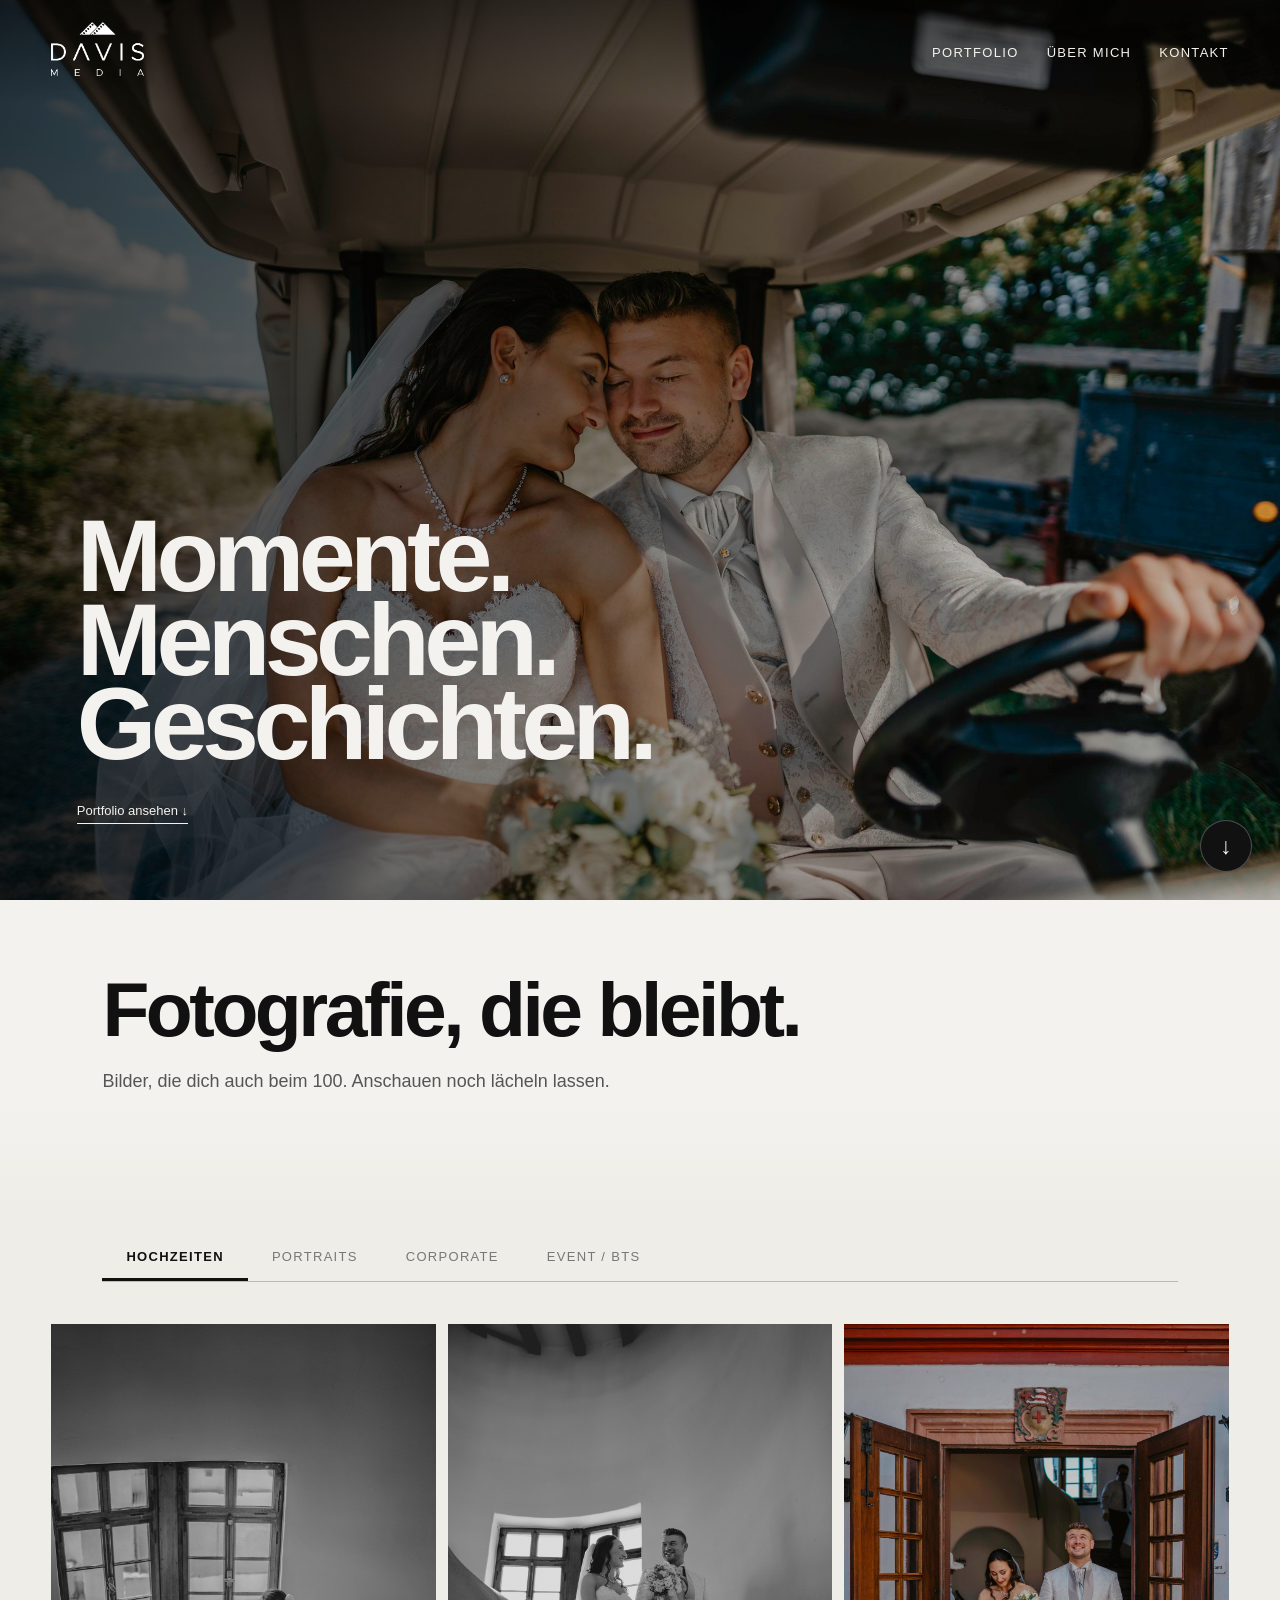
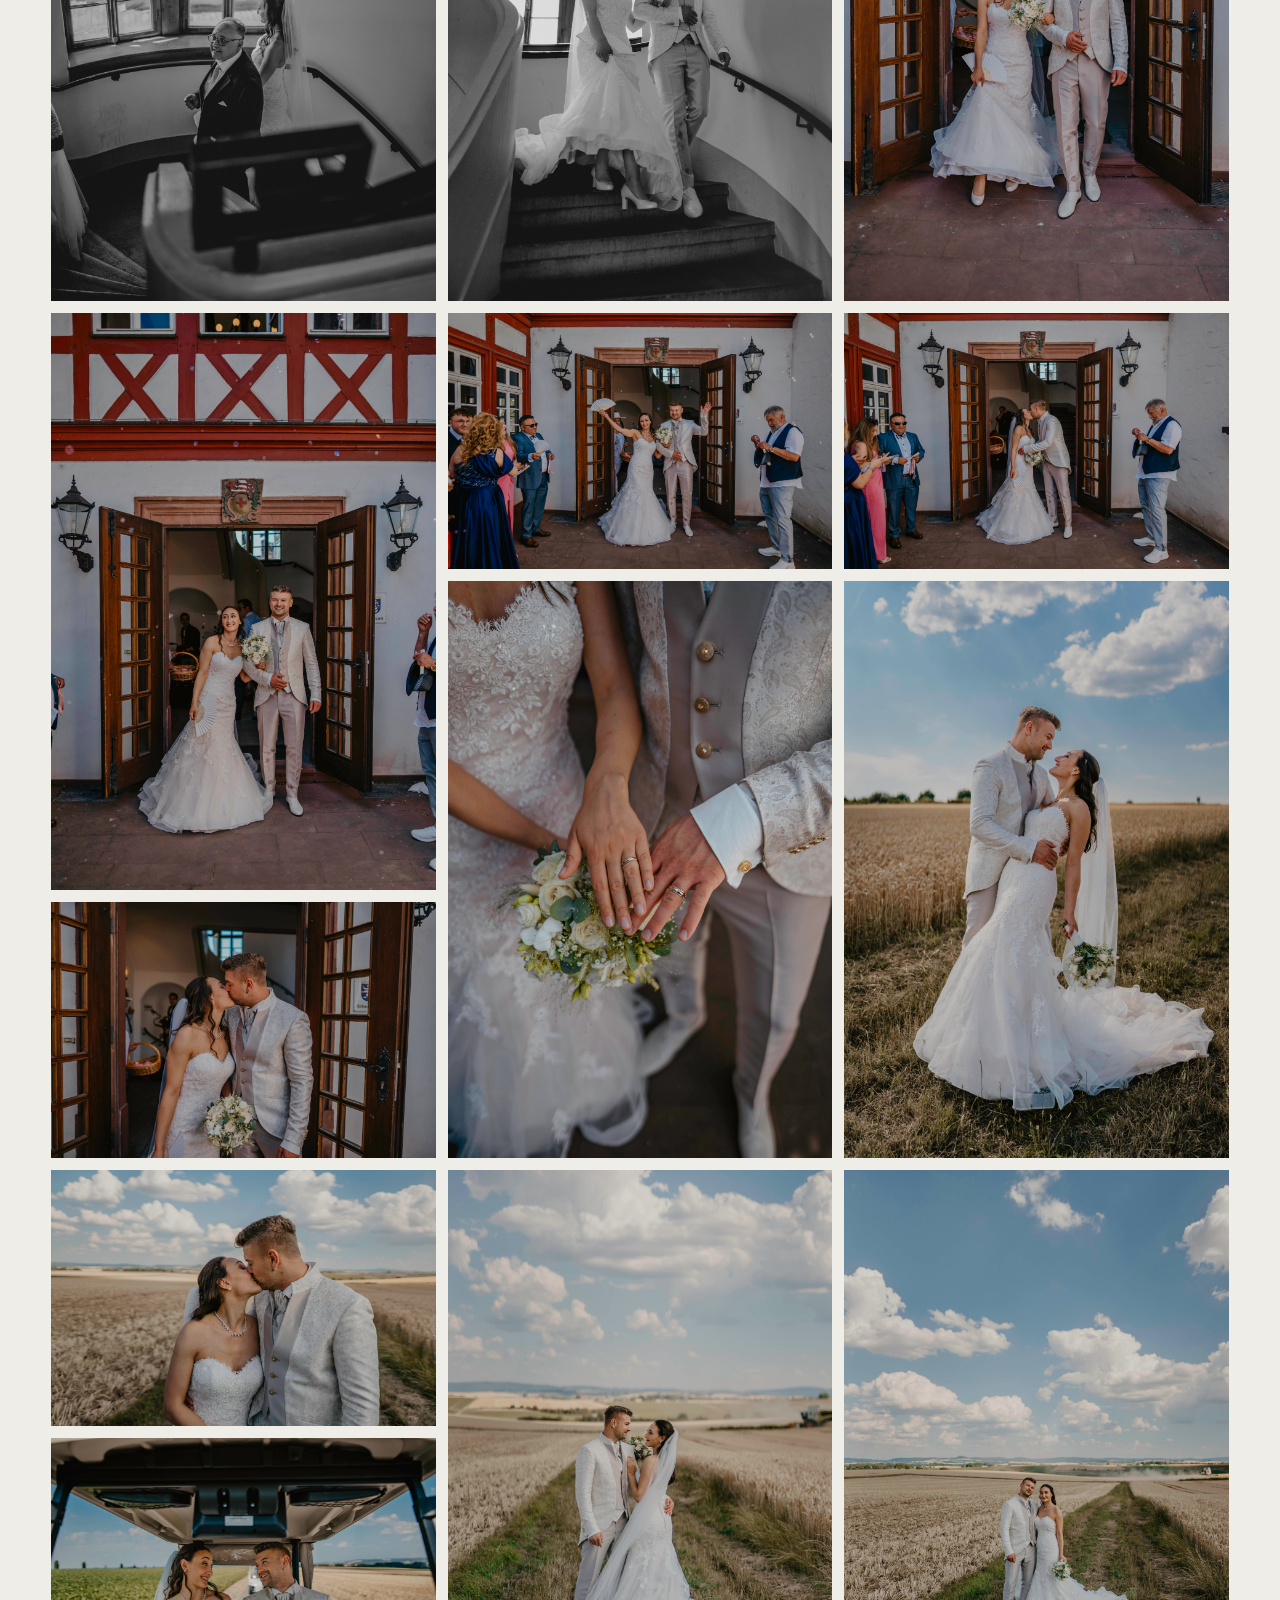
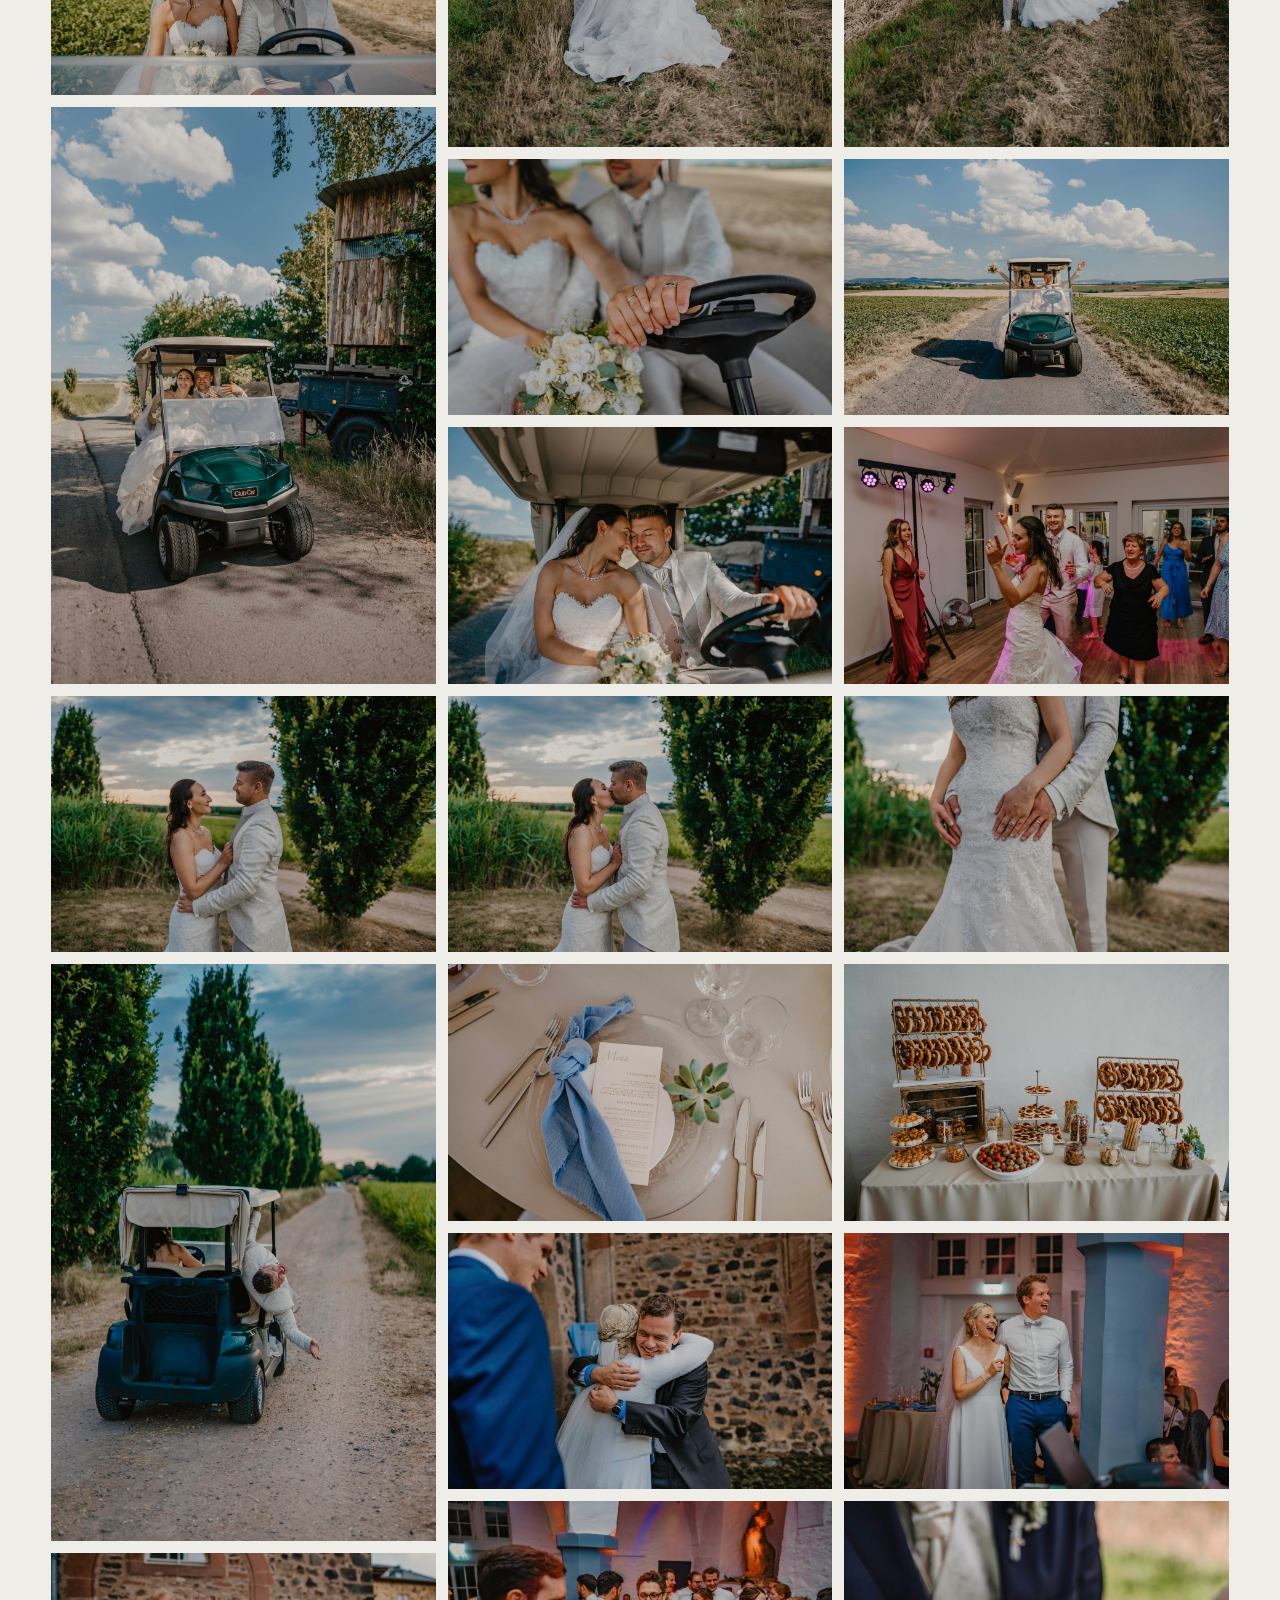
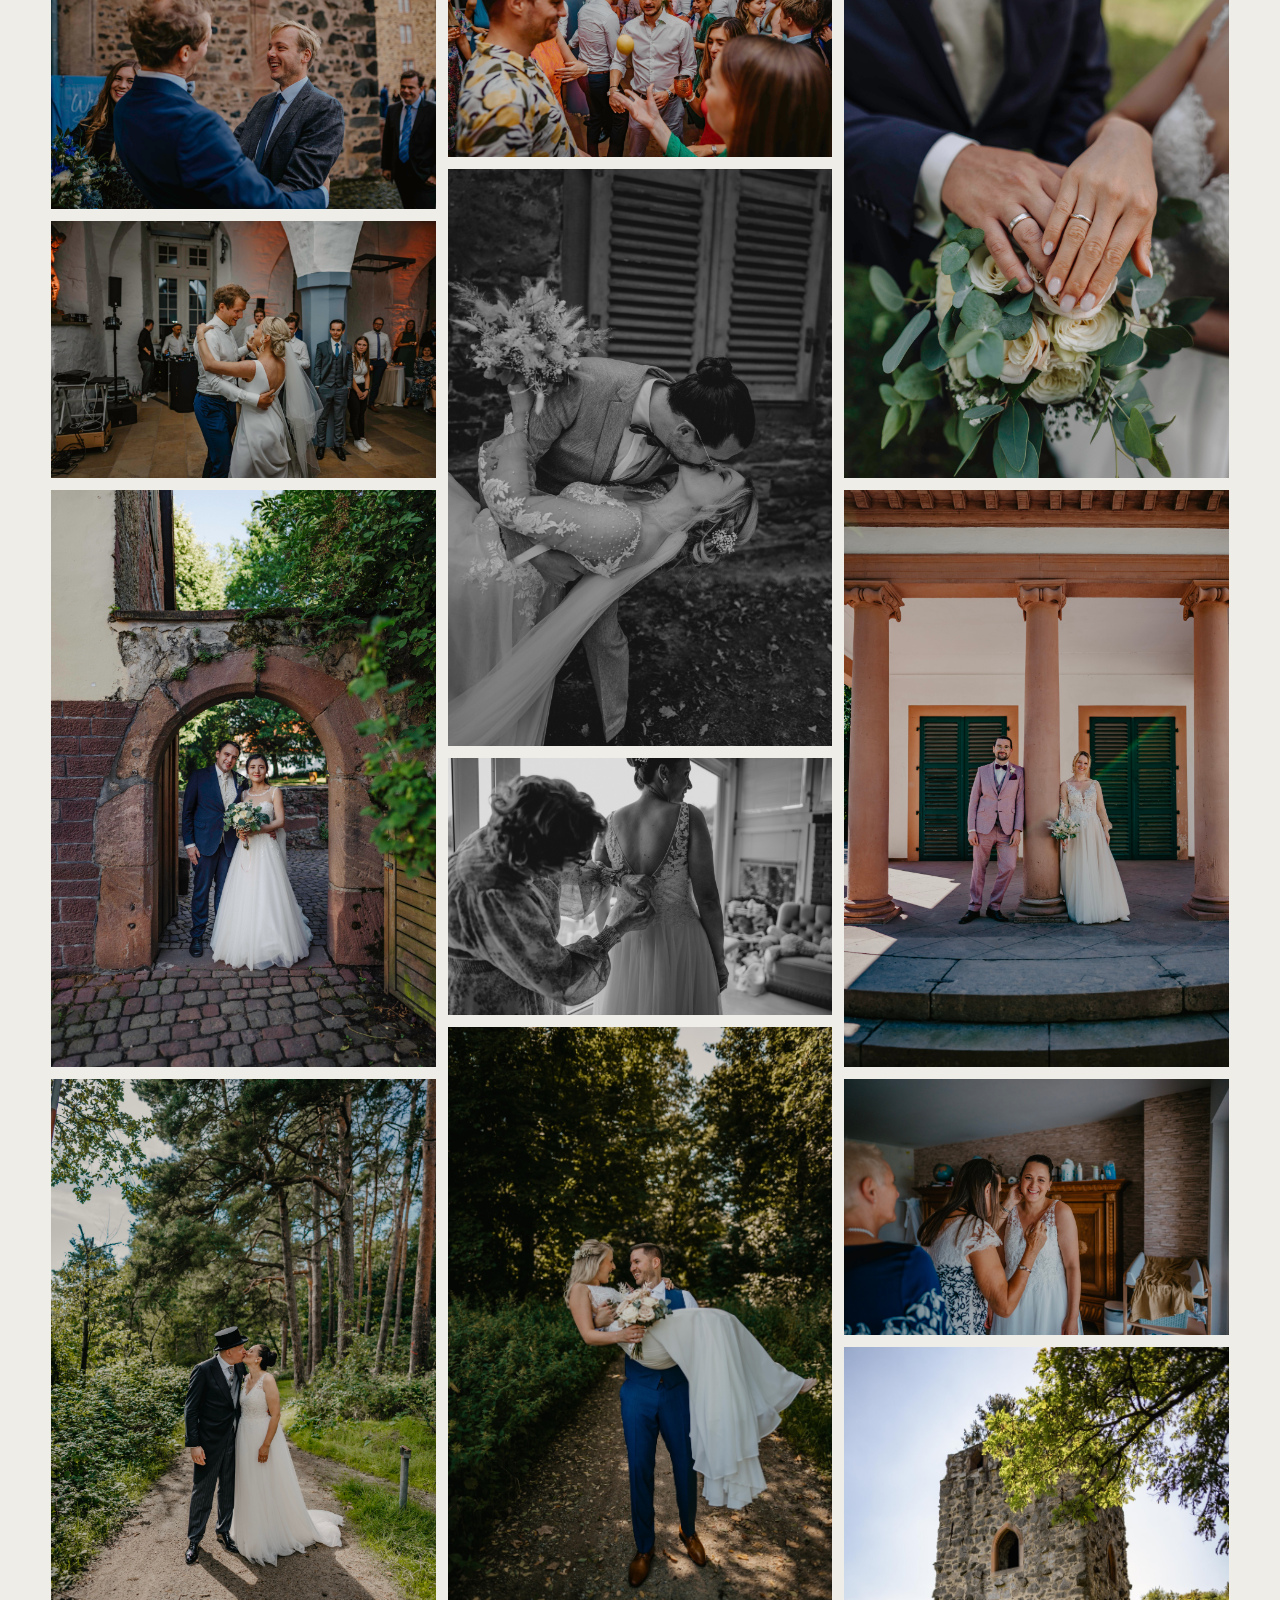
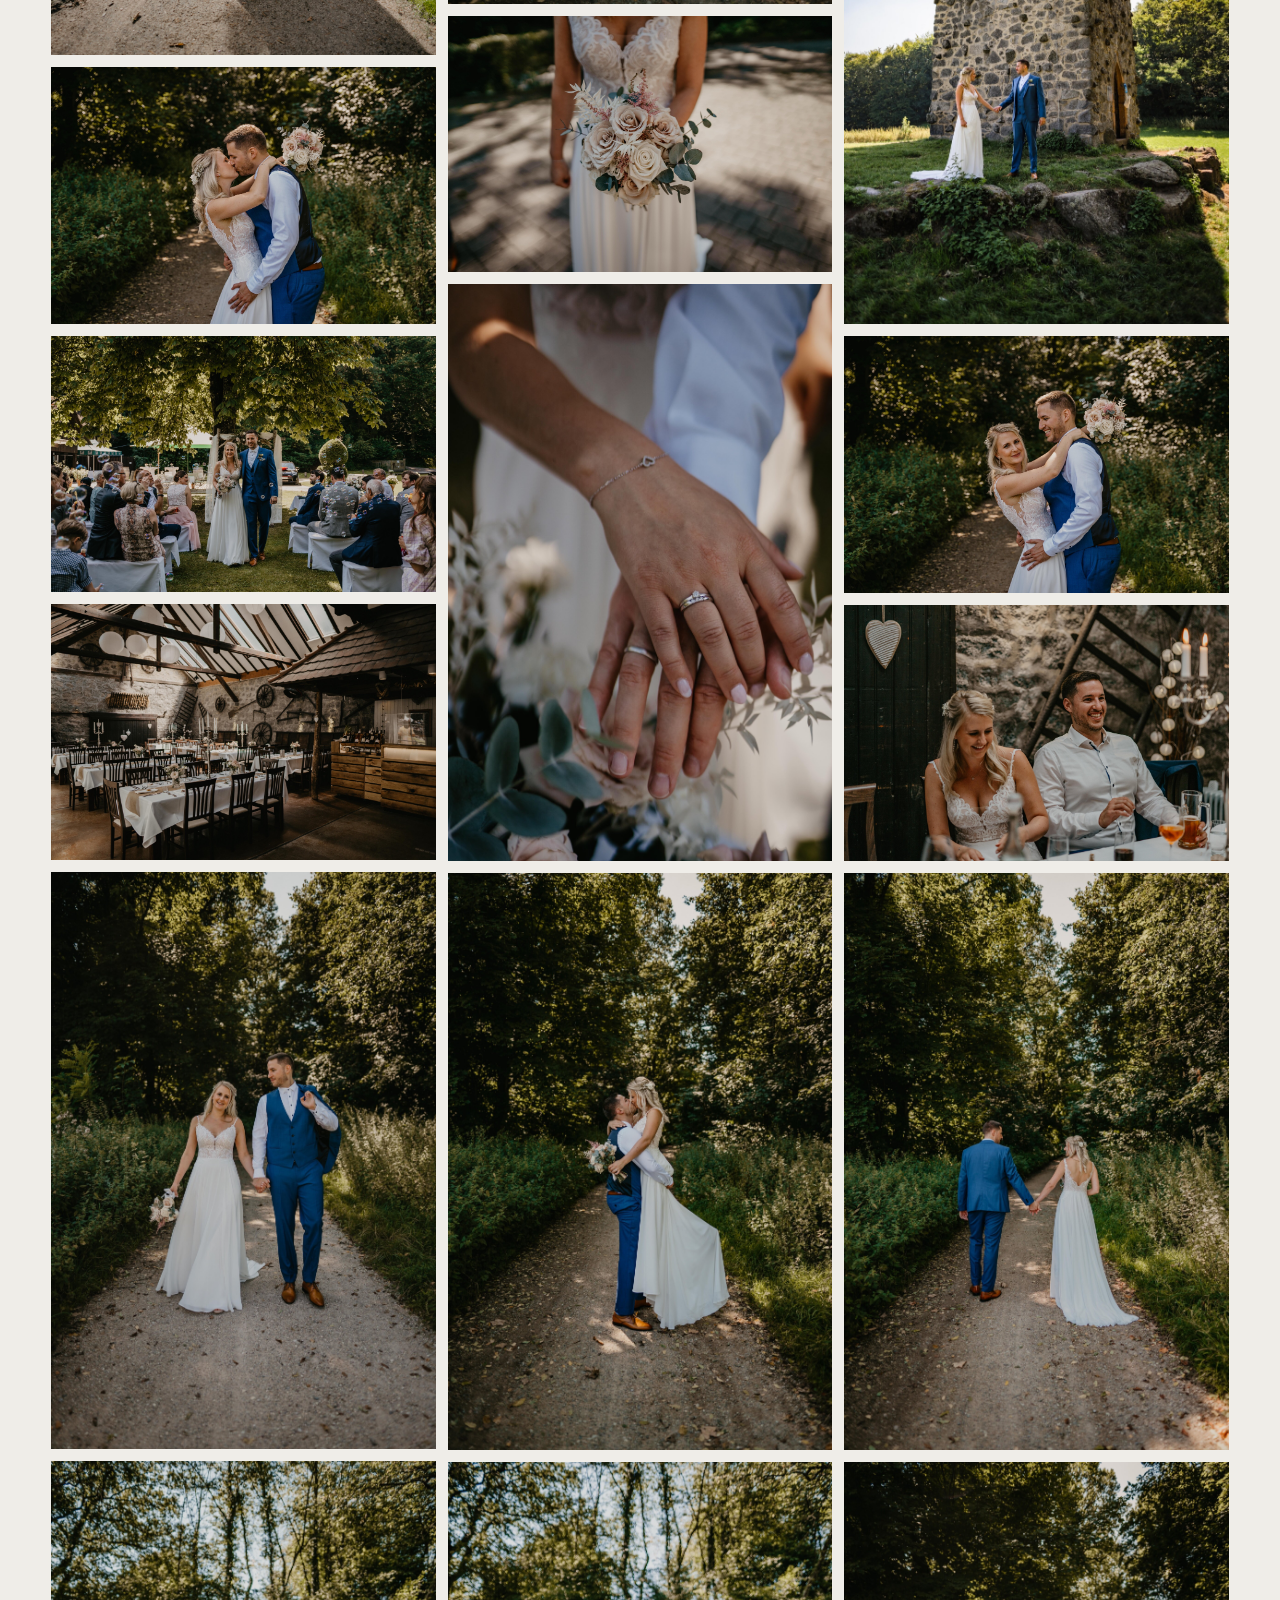
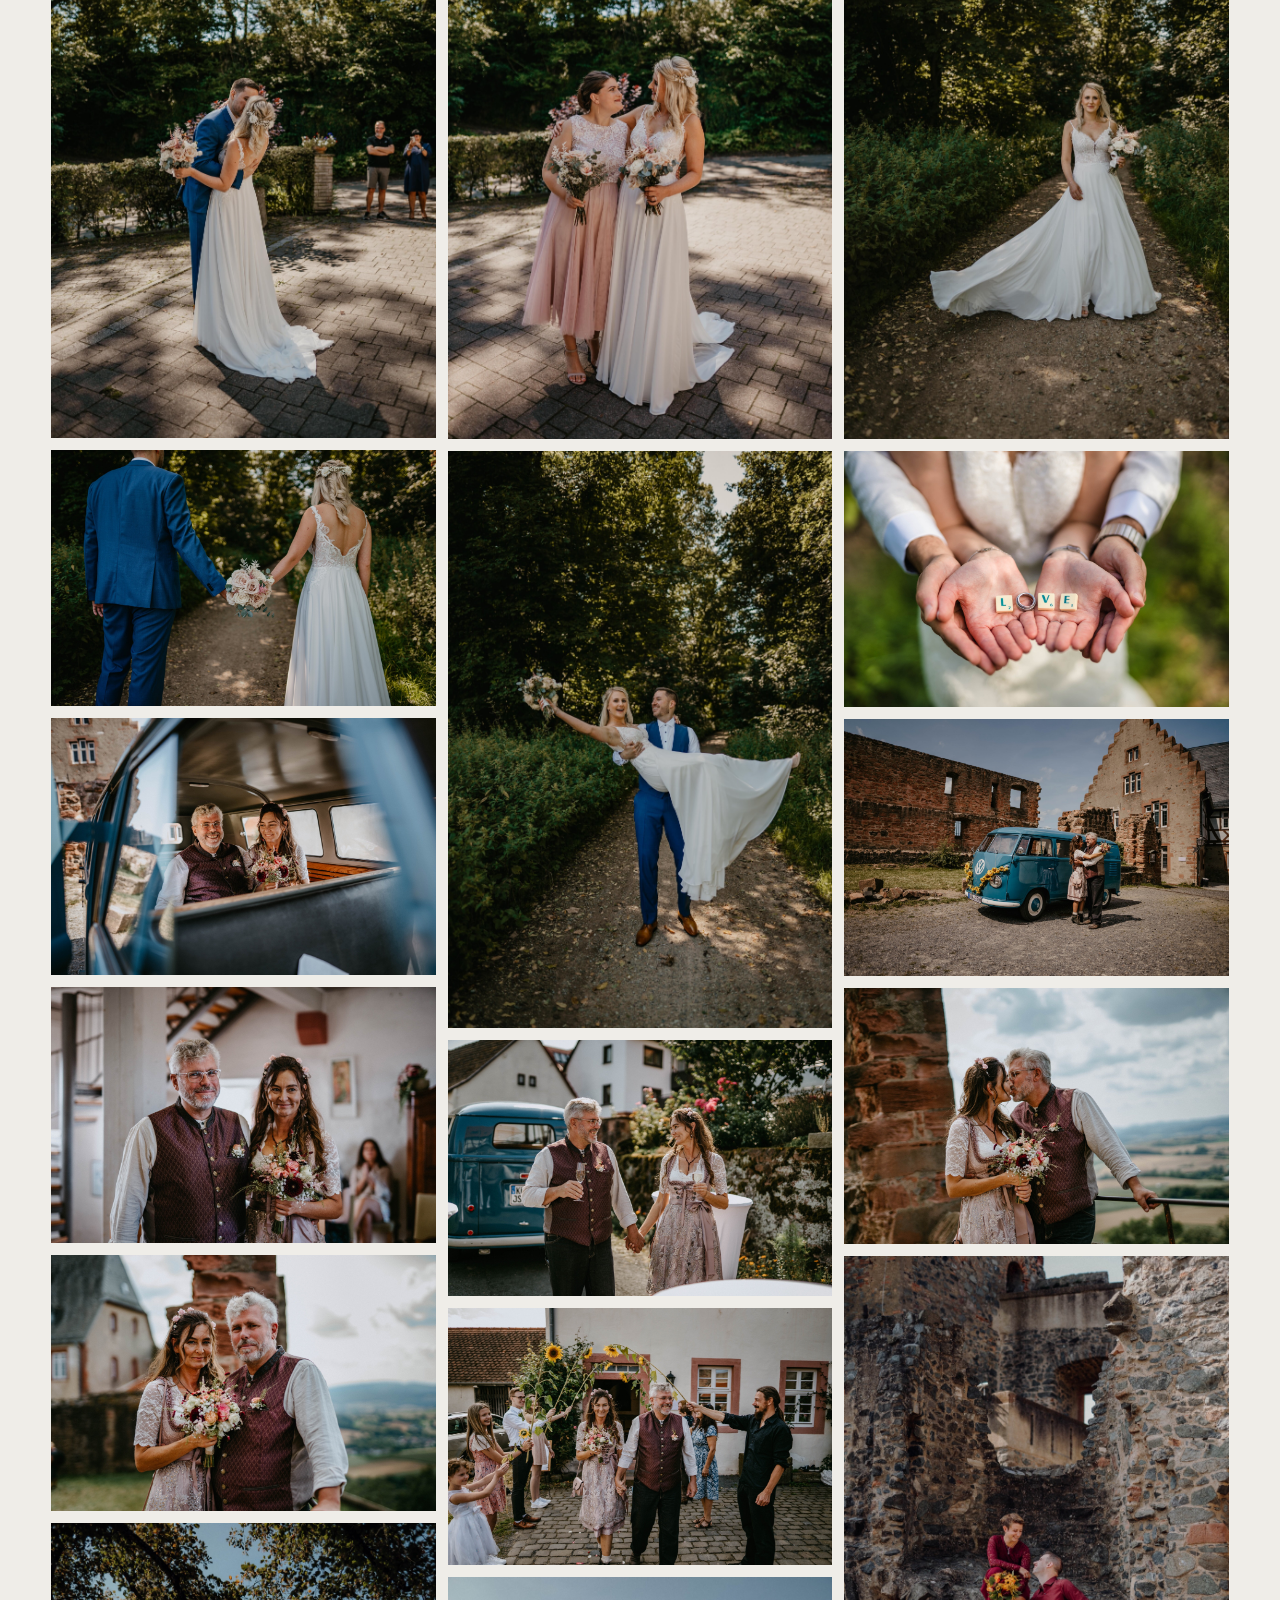
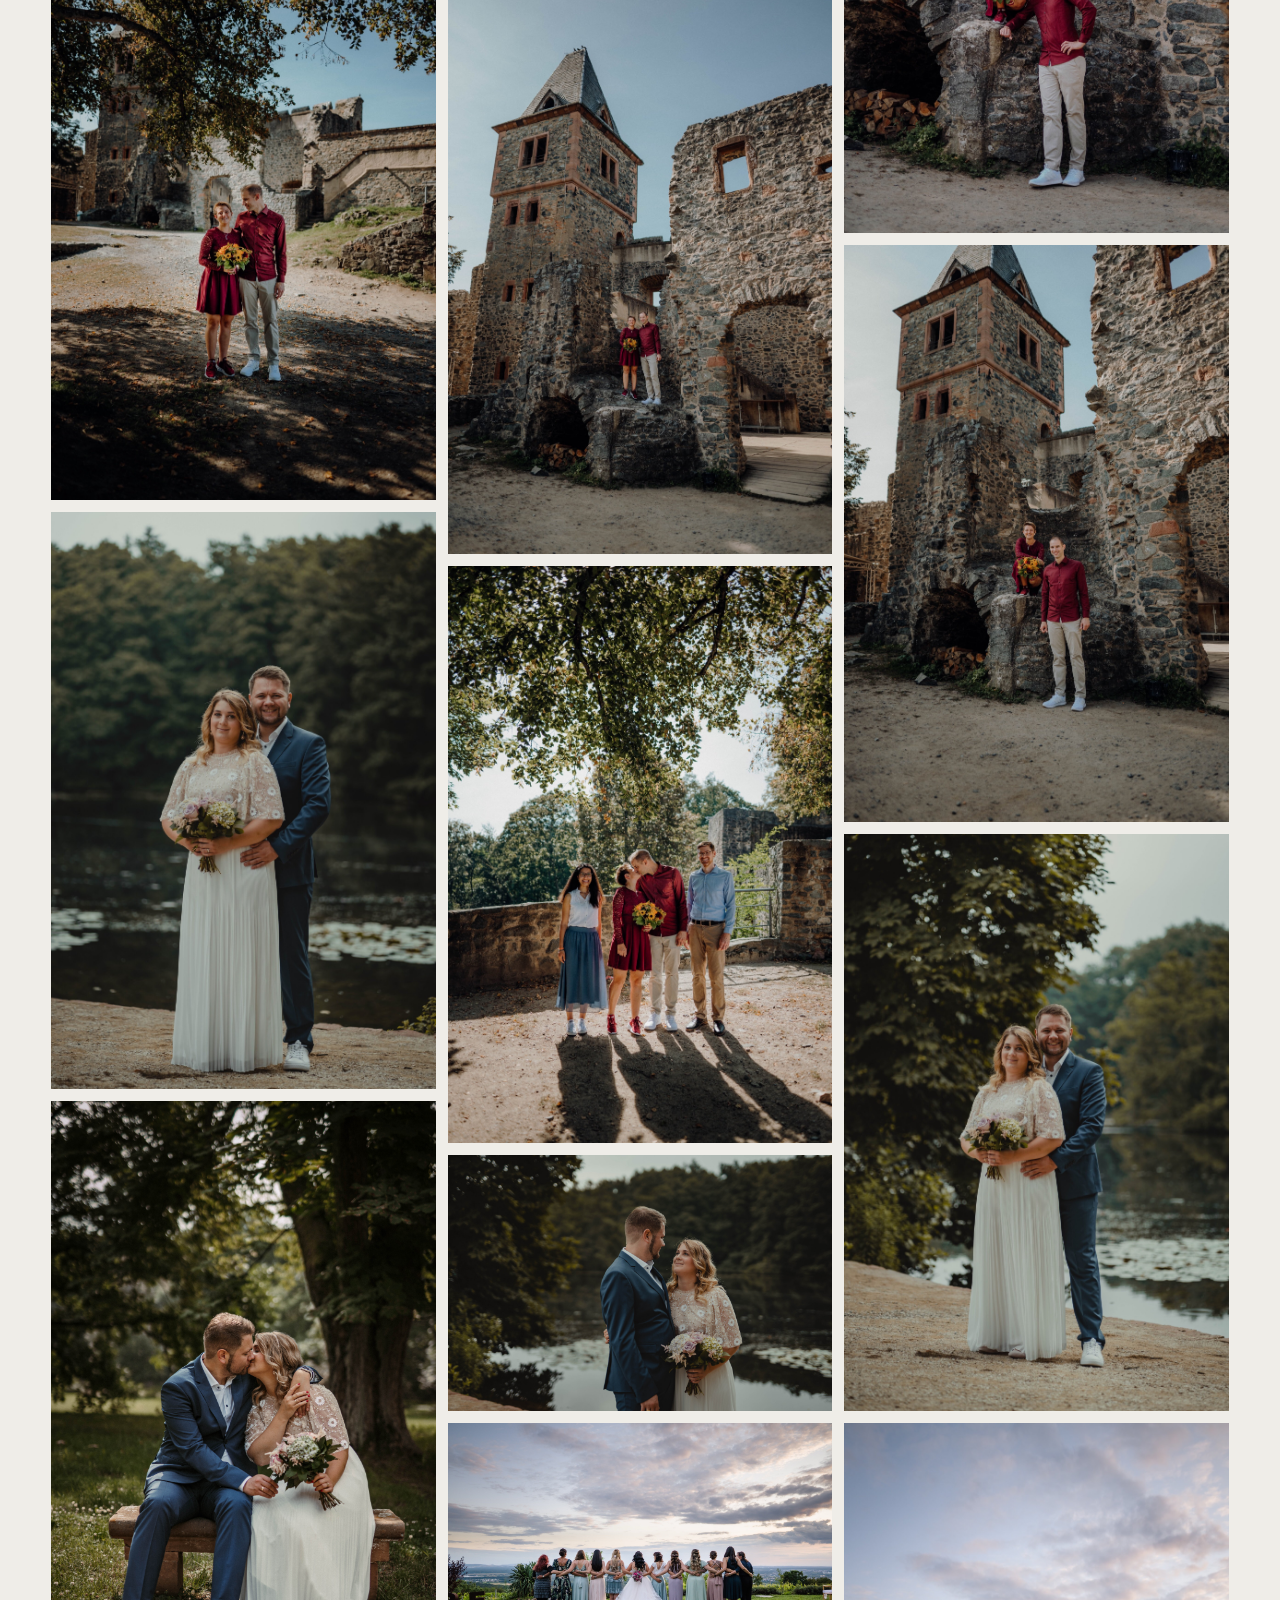
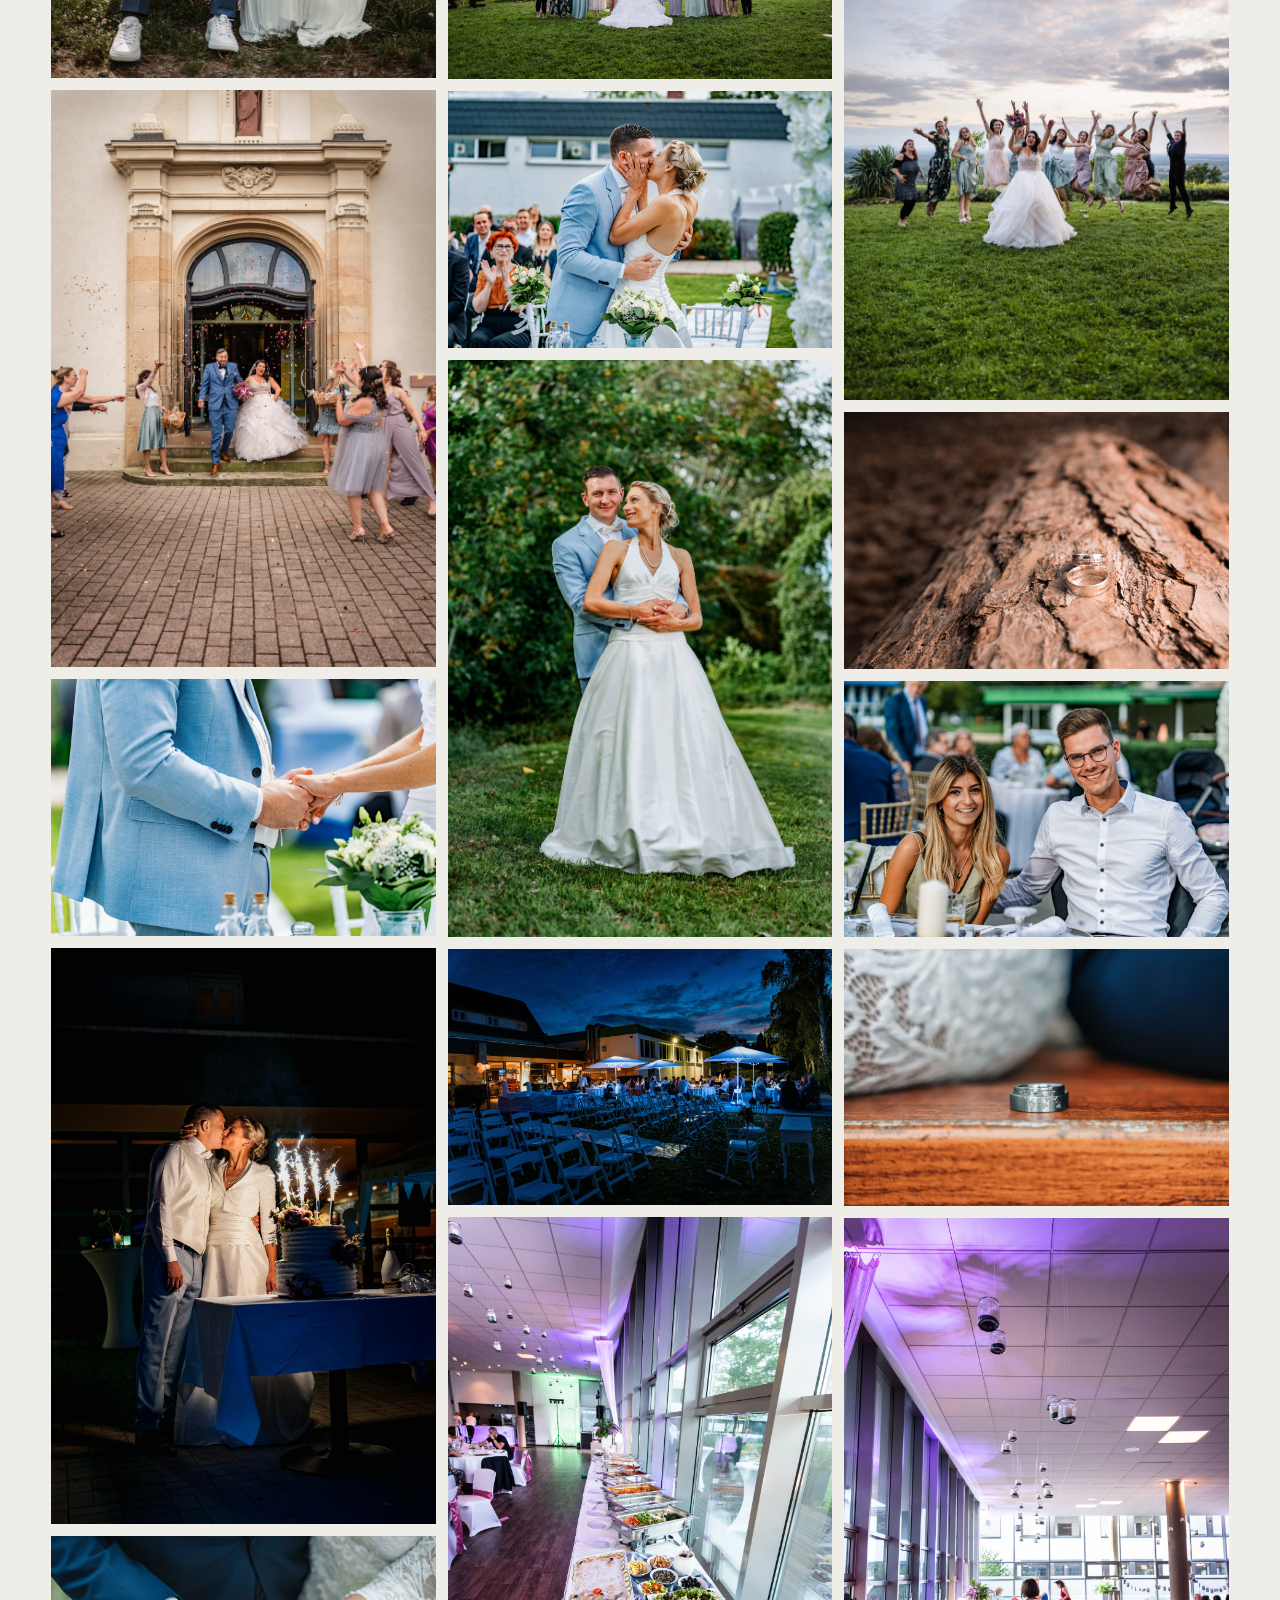
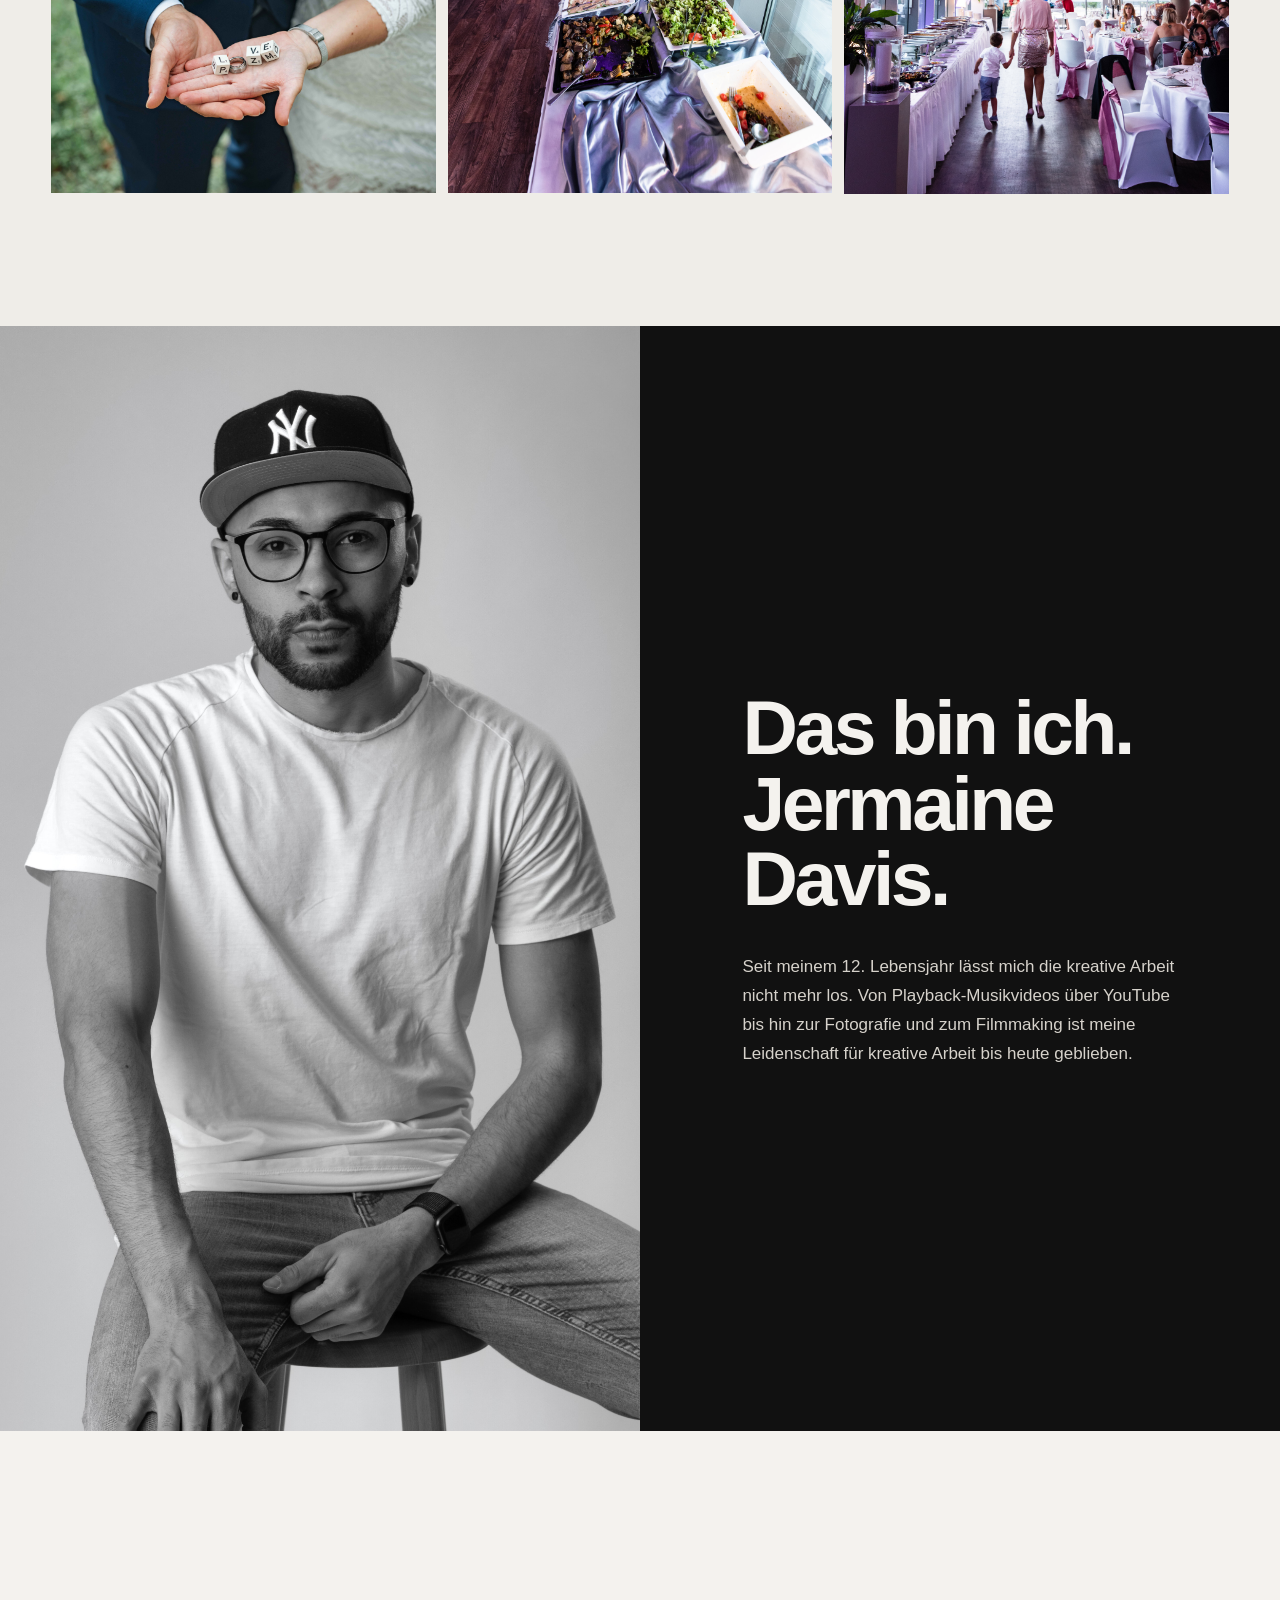
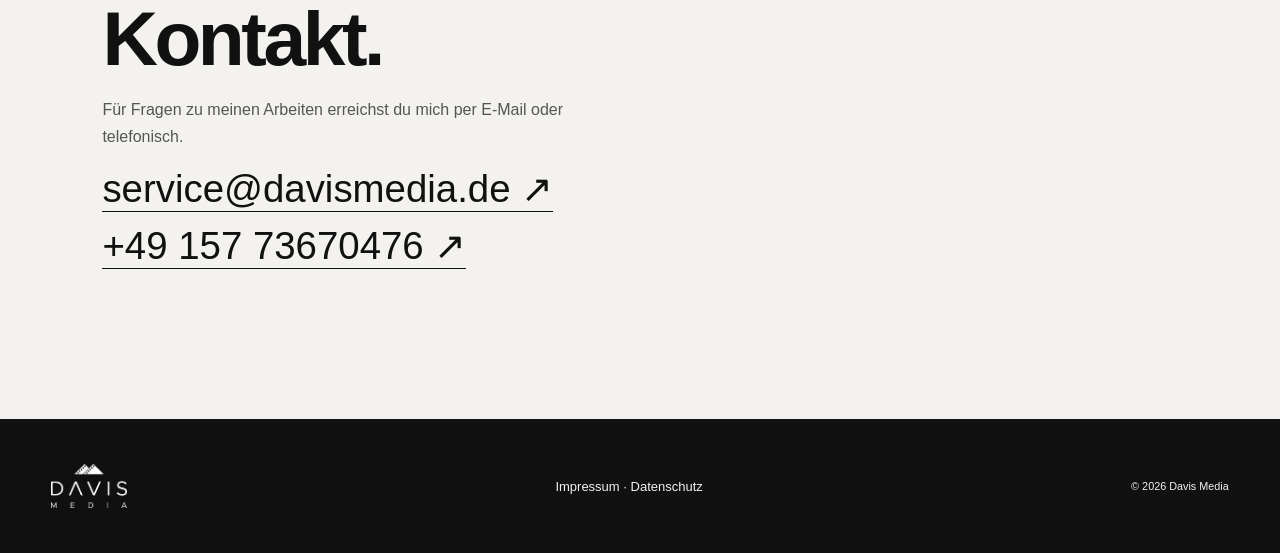
<file: index.html>
<!doctype html>
<html lang="de">
<head>
  <meta charset="utf-8">
  <meta name="viewport" content="width=device-width,initial-scale=1">

  <meta name="description" content="Portfolio von Jermaine Davis – Hochzeiten, Portraits, Events und Corporate-Fotografie sowie Filmprojekte.">

  <title>Davis Media | Fotografie &amp; Film – Jermaine Davis</title>

  <link rel="canonical" href="https://davismedia.de/">

  <meta property="og:type" content="website">
  <meta property="og:title" content="Davis Media | Fotografie &amp; Film">
  <meta property="og:description" content="Fotografie, die bleibt. Hochzeiten, Portraits, Events und Corporate – ausgewählte Arbeiten von Jermaine Davis.">
  <meta property="og:url" content="https://davismedia.de/">
  <meta property="og:image" content="https://davismedia.de/assets/images/header/header.jpg">

  <meta name="twitter:card" content="summary_large_image">
  <meta name="twitter:title" content="Davis Media | Fotografie &amp; Film">
  <meta name="twitter:description" content="Fotografie, die bleibt. Ausgewählte Arbeiten von Jermaine Davis.">
  <meta name="twitter:image" content="https://davismedia.de/assets/images/header/header.jpg">

  <script type="application/ld+json">
  {
    "@context": "https://schema.org",
    "@type": "ProfessionalService",
    "name": "Davis Media",
    "alternateName": "Davis Media Fotografie & Film",
    "url": "https://davismedia.de/",
    "logo": "https://davismedia.de/assets/logo-light.png",
    "description": "Davis Media – Fotografie und Film von Jermaine Davis. Hochzeiten, Portraits, Events und Corporate-Fotografie.",
    "email": "service@davismedia.de",
    "telephone": "+4915773670476",
    "address": {
      "@type": "PostalAddress",
      "streetAddress": "Carl-Zeiss-Straße 37",
      "postalCode": "63322",
      "addressLocality": "Rödermark",
      "addressCountry": "DE"
    },
    "founder": {
      "@type": "Person",
      "name": "Jermaine Davis"
    }
  }
  </script>

  <link rel="stylesheet" href="assets/style.css">
</head>

<body>

<header>
  <a class="top-logo" href="#top" aria-label="Davis Media – Startseite">
    <img src="assets/logo-light.png" alt="Davis Media">
  </a>
  <button class="menu" aria-label="Menü öffnen">☰</button>
  <nav>
    <a href="#work">Portfolio</a>
    <a href="#about">Über mich</a>
    <a href="#contact">Kontakt</a>
  </nav>
</header>

<main id="top">

  <section class="hero">
    <div class="hero-img" style="background-image:url('assets/images/header/header.jpg')"></div>
    <div class="shade"></div>
    <div class="hero-copy">
      <h1>Momente.<br>Menschen.<br>Geschichten.</h1>
      <a class="cta" href="#work">Portfolio ansehen ↓</a>
    </div>
  </section>

  <section class="intro">
    <h2 class="intro-title">Fotografie, die bleibt.</h2>
    <p class="intro-copy">Bilder, die dich auch beim 100. Anschauen noch lächeln lassen.</p>
  </section>

  <section id="work" class="work">
    <div class="portfolio-tabs" role="tablist" aria-label="Portfolio-Kategorien">
      <button class="active" role="tab" aria-selected="true" data-filter="hochzeit">Hochzeiten</button>
      <button role="tab" aria-selected="false" data-filter="portrait">Portraits</button>
      <button role="tab" aria-selected="false" data-filter="produkte">Corporate</button>
      <button role="tab" aria-selected="false" data-filter="bts">Event / BTS</button>
    </div>
    <div id="gallery" class="gallery"></div>
  </section>

  <section id="about" class="about">
    <div class="about-photo">
      <img src="assets/images/about/portrait.jpg" alt="Portrait von Jermaine Davis">
    </div>
    <div class="about-copy">
      <h2>Das bin ich.<br>Jermaine Davis.</h2>
      <p>Seit meinem 12. Lebensjahr lässt mich die kreative Arbeit nicht mehr los. Von Playback-Musikvideos über YouTube bis hin zur Fotografie und zum Filmmaking ist meine Leidenschaft für kreative Arbeit bis heute geblieben.</p>
    </div>
  </section>

  <section id="contact" class="contact">
    <h2>Kontakt.</h2>
    <p>Für Fragen zu meinen Arbeiten erreichst du mich per E-Mail oder telefonisch.</p>
    <div class="contact-links">
      <a href="mailto:service@davismedia.de">service@davismedia.de ↗</a>
      <a href="tel:+4915773670476">+49 157 73670476 ↗</a>
    </div>
  </section>

</main>

<footer>
  <a class="logo footer-logo" href="#top">
    <img src="assets/logo-light.png" alt="Davis Media">
  </a>
  <div>
    <a href="impressum.html">Impressum</a>
    <span> · </span>
    <a href="datenschutz.html">Datenschutz</a>
  </div>
  <small>© <span id="year"></span> Davis Media</small>
</footer>

<div class="page-scroll-controls">
  <button id="backToTop" class="page-scroll-button" aria-label="Zurück nach oben" title="Nach oben">↑</button>
  <button id="toBottom" class="page-scroll-button" aria-label="Ganz nach unten" title="Nach unten">↓</button>
</div>

<div id="lightbox" class="lightbox" role="dialog" aria-modal="true" aria-label="Portfolioansicht">
  <button class="lightbox-close" aria-label="Schließen">×</button>
  <button class="lightbox-nav lightbox-prev" aria-label="Vorheriges Bild">‹</button>
  <img alt="Portfolioansicht">
  <button class="lightbox-nav lightbox-next" aria-label="Nächstes Bild">›</button>
</div>

<script src="assets/app.js"></script>

</body>
</html>
</file>
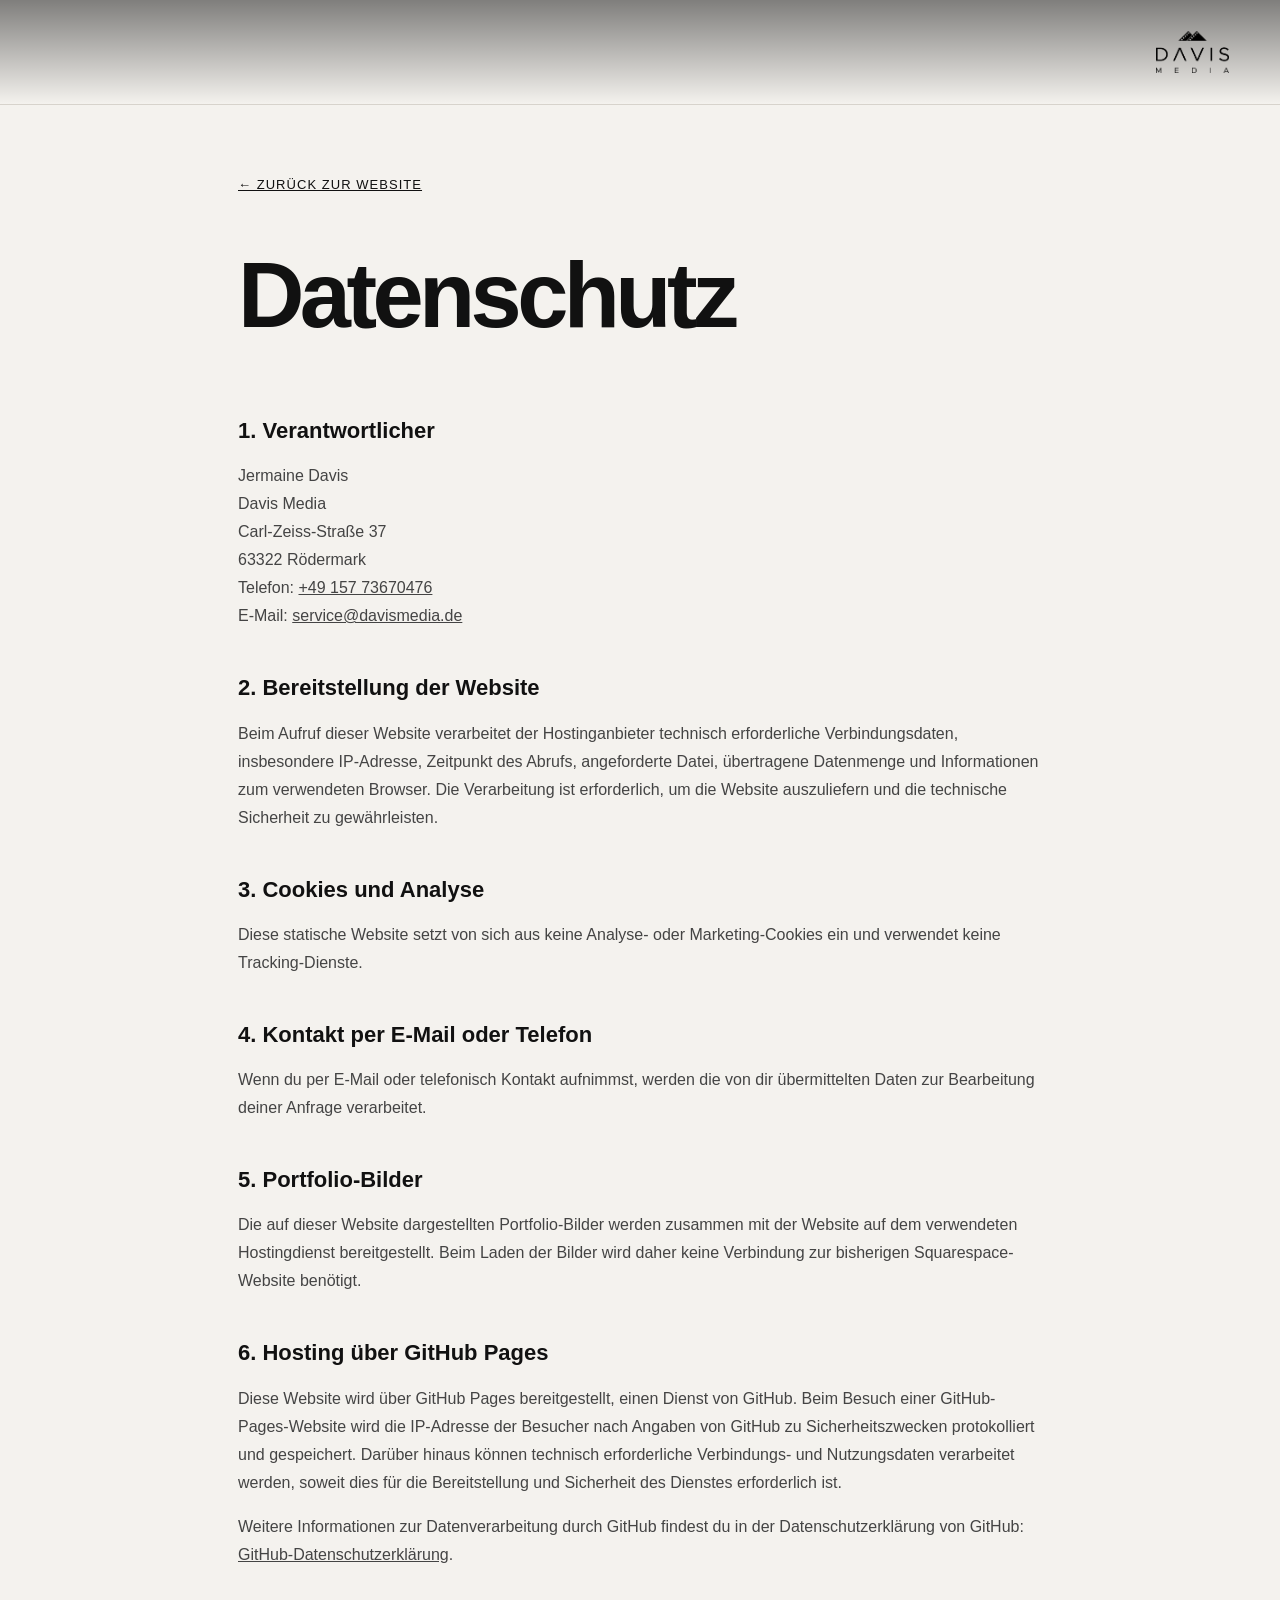
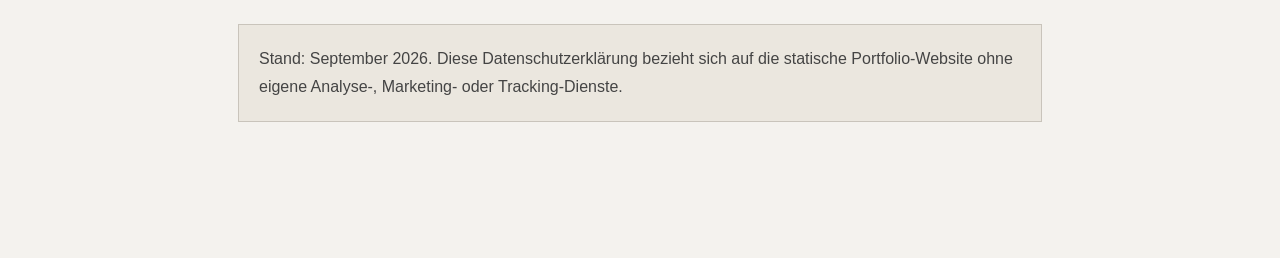
<file: datenschutz.html>
<!doctype html><html lang="de"><head><meta charset="utf-8"><meta name="viewport" content="width=device-width,initial-scale=1"><link rel="stylesheet" href="assets/style.css"><title>Datenschutz — Davis Media</title></head><body class="legal"><header class="legal-header"><a class="logo" href="index.html"><img src="assets/logo-dark.png" alt="Davis Media"></a></header><main class="legal-main"><a class="back" href="index.html">← Zurück zur Website</a><h1>Datenschutz</h1><h2>1. Verantwortlicher</h2><p>Jermaine Davis<br>Davis Media<br>Carl-Zeiss-Straße 37<br>63322 Rödermark<br>Telefon: <a href="tel:+4915773670476">+49 157 73670476</a><br>E-Mail: <a href="mailto:service@davismedia.de">service@davismedia.de</a></p><h2>2. Bereitstellung der Website</h2><p>Beim Aufruf dieser Website verarbeitet der Hostinganbieter technisch erforderliche Verbindungsdaten, insbesondere IP-Adresse, Zeitpunkt des Abrufs, angeforderte Datei, übertragene Datenmenge und Informationen zum verwendeten Browser. Die Verarbeitung ist erforderlich, um die Website auszuliefern und die technische Sicherheit zu gewährleisten.</p><h2>3. Cookies und Analyse</h2><p>Diese statische Website setzt von sich aus keine Analyse- oder Marketing-Cookies ein und verwendet keine Tracking-Dienste.</p><h2>4. Kontakt per E-Mail oder Telefon</h2><p>Wenn du per E-Mail oder telefonisch Kontakt aufnimmst, werden die von dir übermittelten Daten zur Bearbeitung deiner Anfrage verarbeitet.</p><h2>5. Portfolio-Bilder</h2><p>Die auf dieser Website dargestellten Portfolio-Bilder werden zusammen mit der Website auf dem verwendeten Hostingdienst bereitgestellt. Beim Laden der Bilder wird daher keine Verbindung zur bisherigen Squarespace-Website benötigt.</p><h2>6. Hosting über GitHub Pages</h2><p>Diese Website wird über GitHub Pages bereitgestellt, einen Dienst von GitHub. Beim Besuch einer GitHub-Pages-Website wird die IP-Adresse der Besucher nach Angaben von GitHub zu Sicherheitszwecken protokolliert und gespeichert. Darüber hinaus können technisch erforderliche Verbindungs- und Nutzungsdaten verarbeitet werden, soweit dies für die Bereitstellung und Sicherheit des Dienstes erforderlich ist.</p><p>Weitere Informationen zur Datenverarbeitung durch GitHub findest du in der Datenschutzerklärung von GitHub: <a href="https://docs.github.com/de/site-policy/privacy-policies/github-general-privacy-statement" rel="noopener noreferrer">GitHub-Datenschutzerklärung</a>.</p><p class="note">Stand: September 2026. Diese Datenschutzerklärung bezieht sich auf die statische Portfolio-Website ohne eigene Analyse-, Marketing- oder Tracking-Dienste.</p></main></body></html>
</file>
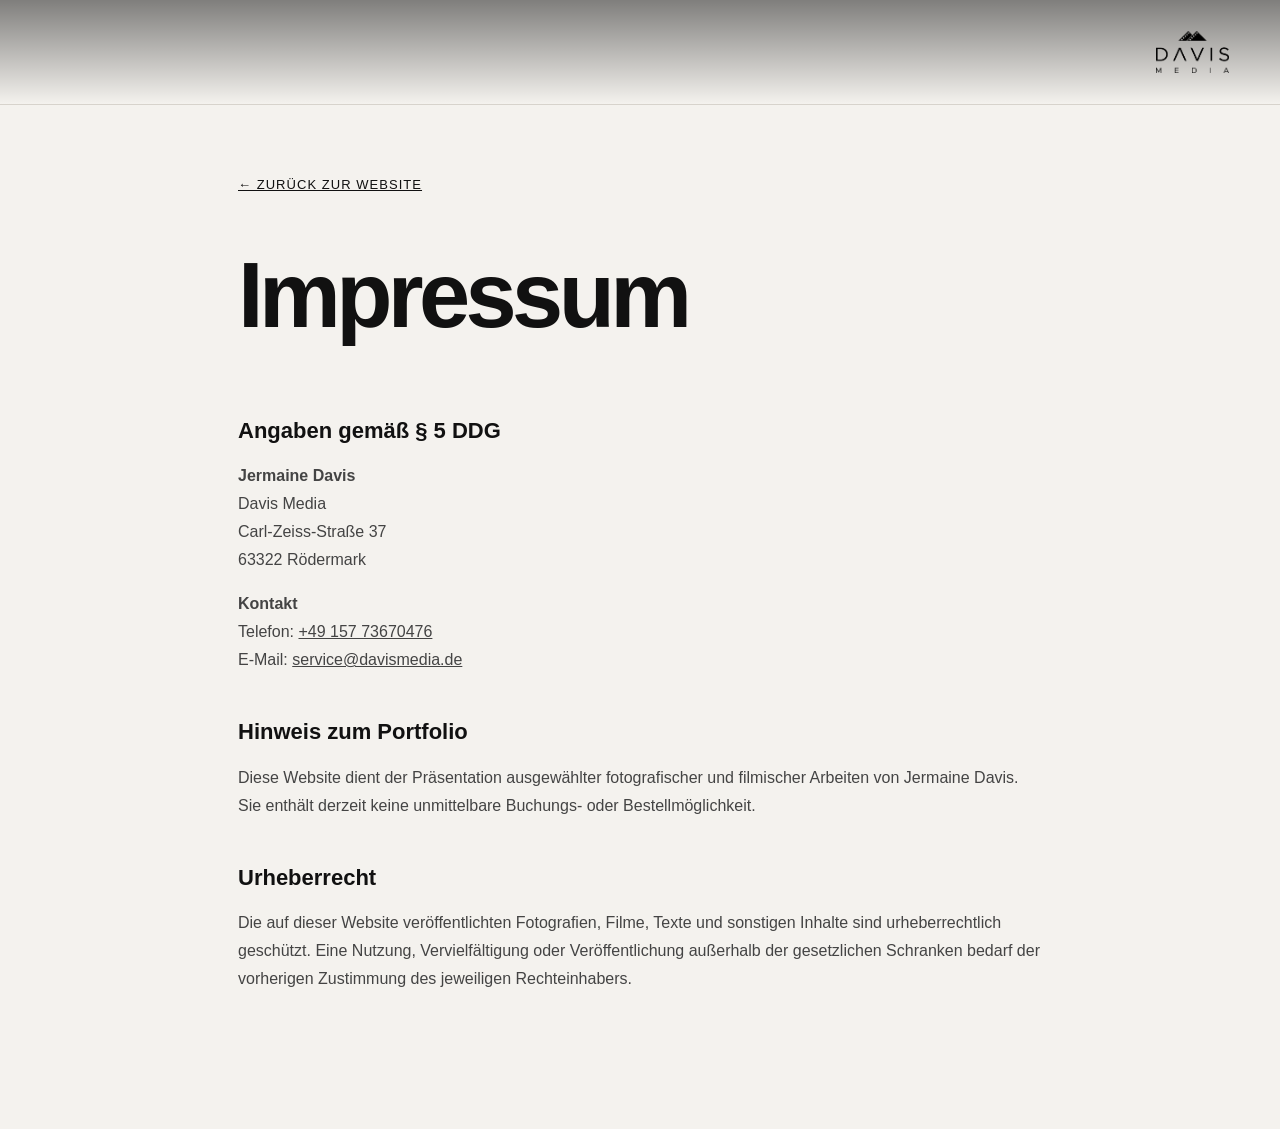
<file: impressum.html>
<!doctype html><html lang="de"><head><meta charset="utf-8"><meta name="viewport" content="width=device-width,initial-scale=1"><link rel="stylesheet" href="assets/style.css"><title>Impressum — Davis Media</title></head><body class="legal"><header class="legal-header"><a class="logo" href="index.html"><img src="assets/logo-dark.png" alt="Davis Media"></a></header><main class="legal-main"><a class="back" href="index.html">← Zurück zur Website</a><h1>Impressum</h1><h2>Angaben gemäß § 5 DDG</h2><p><strong>Jermaine Davis</strong><br>Davis Media<br>Carl-Zeiss-Straße 37<br>63322 Rödermark</p><p><strong>Kontakt</strong><br>Telefon: <a href="tel:+4915773670476">+49 157 73670476</a><br>E-Mail: <a href="mailto:service@davismedia.de">service@davismedia.de</a></p><h2>Hinweis zum Portfolio</h2><p>Diese Website dient der Präsentation ausgewählter fotografischer und filmischer Arbeiten von Jermaine Davis. Sie enthält derzeit keine unmittelbare Buchungs- oder Bestellmöglichkeit.</p><h2>Urheberrecht</h2><p>Die auf dieser Website veröffentlichten Fotografien, Filme, Texte und sonstigen Inhalte sind urheberrechtlich geschützt. Eine Nutzung, Vervielfältigung oder Veröffentlichung außerhalb der gesetzlichen Schranken bedarf der vorherigen Zustimmung des jeweiligen Rechteinhabers.</p></main></body></html>
</file>
<file: assets/style.css>
*{box-sizing:border-box}html{scroll-behavior:smooth}body{margin:0;background:#f4f2ee;color:#111;font-family:Arial,Helvetica,sans-serif}a{color:inherit;text-decoration:none}header{position:fixed;z-index:20;top:0;width:100%;height:76px;padding:0 4vw;display:flex;align-items:center;justify-content:space-between;color:#fff;mix-blend-mode:difference}.logo{display:block;width:260px;color:#fff}.logo img{display:block;width:100%;height:auto}.footer-logo{color:#111;width:210px}nav{display:flex;gap:28px;font-size:13px;text-transform:uppercase;letter-spacing:.1em}.menu{display:none;background:none;border:0;color:inherit;font-size:24px}.hero{height:100vh;min-height:650px;position:relative;color:#fff;overflow:hidden}.hero-img{position:absolute;inset:0;background-size:cover;background-position:center}.shade{position:absolute;inset:0;background:linear-gradient(90deg,rgba(0,0,0,.62),rgba(0,0,0,.05))}.hero-copy{position:absolute;left:6vw;bottom:9vh}.hero-copy p,.eyebrow{font-size:12px;letter-spacing:.22em;font-weight:700}.hero h1{font-size:clamp(58px,8vw,125px);line-height:.82;letter-spacing:-.055em;margin:20px 0 35px}.cta{font-size:13px;border-bottom:1px solid;padding-bottom:5px}.intro{padding:130px 8vw;max-width:1100px}.intro h2,.section-head h2,.about h2,.contact h2{font-size:clamp(42px,6vw,88px);line-height:.98;letter-spacing:-.045em;margin:20px 0}.intro>p:last-child{font-size:18px;max-width:600px;line-height:1.6;color:#555}.work{padding:40px 4vw 120px}.section-head{padding:0 4vw 30px}.portfolio-tabs{margin:0 4vw 42px;border-bottom:1px solid #bbb;display:flex;gap:0;overflow-x:auto;scrollbar-width:none}.portfolio-tabs::-webkit-scrollbar{display:none}.portfolio-tabs button{appearance:none;border:0;border-bottom:3px solid transparent;background:transparent;padding:15px 24px 14px;cursor:pointer;font-size:13px;letter-spacing:.1em;text-transform:uppercase;white-space:nowrap;color:#777}.portfolio-tabs button:hover{color:#111}.portfolio-tabs button.active{color:#111;border-bottom-color:#111;font-weight:700}.category-title{padding:0 4vw 26px}.category-title h3{font-size:clamp(32px,4vw,58px);letter-spacing:-.04em;margin:10px 0 0}.gallery{columns:3 280px;column-gap:12px}.gallery figure{margin:0 0 12px;break-inside:avoid;overflow:hidden;background:#ddd;cursor:zoom-in}.gallery img{width:100%;display:block;transition:transform .45s}.gallery figure:hover img{transform:scale(1.02)}.about{background:#111;color:#fff;display:grid;grid-template-columns:1fr 1fr;min-height:760px}.about-photo img{width:100%;height:100%;object-fit:cover}.about-copy{padding:9vw 8vw;display:flex;flex-direction:column;justify-content:center}.about-copy p:not(.eyebrow){max-width:560px;line-height:1.7;color:#c9c9c9;font-size:17px}.contact{padding:150px 8vw}.contact a{font-size:clamp(20px,3vw,42px);border-bottom:1px solid}footer{border-top:1px solid #ccc;padding:45px 4vw;display:flex;justify-content:space-between;align-items:center;gap:20px;font-size:13px}.lightbox{display:none;position:fixed;z-index:50;inset:0;background:rgba(0,0,0,.94);align-items:center;justify-content:center;padding:4vw}.lightbox.open{display:flex}.lightbox img{max-width:92vw;max-height:90vh}.lightbox button{position:absolute;right:25px;top:15px;background:none;border:0;color:#fff;font-size:42px;cursor:pointer}@media(max-width:700px){header{height:64px}.menu{display:block}nav{display:none;position:absolute;top:60px;right:4vw;flex-direction:column;background:#111;padding:20px}.hero-copy{left:7vw}.intro{padding:90px 7vw}.work{padding-left:3vw;padding-right:3vw}.gallery{columns:2 140px;column-gap:7px}.gallery figure{margin-bottom:7px}.about{grid-template-columns:1fr}.about-photo{height:70vh}.about-copy{padding:90px 7vw}.contact{padding:100px 7vw}footer{align-items:flex-start;flex-direction:column}}

.gallery figure{position:relative}.gallery figcaption{position:absolute;left:12px;bottom:10px;background:rgba(0,0,0,.65);color:#fff;padding:5px 8px;font-size:10px;letter-spacing:.12em;text-transform:uppercase;opacity:0;transition:.25s}.gallery figure:hover figcaption{opacity:1}.contact p{color:#555;max-width:520px;line-height:1.7}.locked{overflow:hidden}.legal{background:#f4f2ee}.legal-header{position:relative;color:#111;mix-blend-mode:normal;border-bottom:1px solid #d7d3cc}.legal-header .logo{color:#111}.legal-main{max-width:860px;margin:0 auto;padding:70px 28px 120px}.legal-main h1{font-size:clamp(50px,8vw,92px);letter-spacing:-.05em;margin:50px 0 70px}.legal-main h2{font-size:22px;margin-top:45px}.legal-main p{font-size:16px;line-height:1.75;color:#444}.legal-main a{text-decoration:underline}.legal-main mark{background:#fff1a8;padding:2px 5px}.back{font-size:13px;letter-spacing:.08em;text-transform:uppercase}.note{margin-top:55px;padding:20px;border:1px solid #c9c4bb;background:#ebe7df}@media(max-width:700px){.logo{width:190px}.footer-logo{width:180px}nav.open{display:flex}.gallery figcaption{display:none}}
.back-to-top{position:fixed;right:28px;bottom:28px;z-index:35;width:52px;height:52px;border:1px solid rgba(255,255,255,.25);border-radius:50%;background:#111;color:#fff;font-size:23px;cursor:pointer;opacity:0;visibility:hidden;transform:translateY(12px);transition:opacity .25s,transform .25s,visibility .25s;box-shadow:0 8px 28px rgba(0,0,0,.2)}.back-to-top.visible{opacity:1;visibility:visible;transform:translateY(0)}.back-to-top:hover{transform:translateY(-3px)}@media(max-width:700px){.portfolio-tabs{margin-left:4vw;margin-right:4vw}.portfolio-tabs button{padding:13px 17px}.back-to-top{right:16px;bottom:16px;width:46px;height:46px}}

/* V4: Original Davis Media logo + contact links */
.logo img{height:58px;width:auto;object-fit:contain;display:block}.footer-logo img{height:82px}.contact-links{display:flex;flex-direction:column;align-items:flex-start;gap:.7rem;margin-top:1rem}.contact-links a{display:inline-block}@media(max-width:700px){.logo img{height:46px}.footer-logo img{height:68px}}

/* V5 */
header{mix-blend-mode:normal;background:linear-gradient(to bottom,rgba(0,0,0,.55),rgba(0,0,0,0));height:105px}.logo{width:auto}.logo img{height:72px;width:auto;filter:drop-shadow(0 2px 8px rgba(0,0,0,.3))}.hero-img{background-position:center 48%}.intro{padding-bottom:70px}.work{padding-top:0}.portfolio-tabs{margin-top:0}.gallery{display:flex;gap:12px;columns:auto}.gallery-column{flex:1;min-width:0}.gallery-column figure{margin:0 0 12px}.gallery-column img{width:100%;height:auto;display:block}.section-head,.category-title{display:none}@media(max-width:700px){header{height:82px}.logo img{height:55px}.gallery{gap:7px}.gallery-column figure{margin-bottom:7px}.hero-img{background-position:center center}.intro{padding-bottom:55px}}

/* V6 */
header{position:absolute;top:0;left:0;right:0;background:linear-gradient(to bottom,rgba(0,0,0,.48),rgba(0,0,0,0));justify-content:flex-end}.footer-logo img{height:44px!important;width:auto!important}.footer-logo{width:auto!important}footer{background:#111;color:#fff;border-top:0}footer a{color:#fff}@media(max-width:700px){.footer-logo img{height:38px!important}}

/* V7: branded legal headers */
.legal-header .logo{width:auto!important}.legal-header .logo img{height:42px!important;width:auto!important;filter:none!important}@media(max-width:700px){.legal-header .logo img{height:34px!important}}

/* V8 typography / section cleanup */
.intro{padding-top:58px;padding-bottom:76px;max-width:none;text-align:center}
.hero-subtitle{margin:0 auto;max-width:850px;font-family:Georgia,"Times New Roman",serif;font-size:clamp(22px,2.5vw,36px)!important;line-height:1.3!important;font-style:italic;font-weight:400;color:#222!important;letter-spacing:-.015em}
@media(max-width:700px){.intro{padding-top:42px;padding-bottom:52px}.hero-subtitle{font-size:22px!important;padding:0 3vw}}

/* V9: softer intro transition + jump-down control */
.intro{position:relative;padding-top:54px;padding-bottom:92px;background:linear-gradient(to bottom,#f4f2ee 0%,#f4f2ee 68%,#efede8 100%)}
.hero-subtitle{font-family:Arial,Helvetica,sans-serif!important;font-size:18px!important;line-height:1.6!important;font-style:normal;font-weight:400;letter-spacing:0!important;color:#555!important}
.to-bottom{display:inline-flex;align-items:center;gap:9px;margin-top:27px;font-size:11px;letter-spacing:.16em;text-transform:uppercase;color:#777;transition:color .2s,transform .2s}
.to-bottom span{font-size:16px;line-height:1}.to-bottom:hover{color:#111;transform:translateY(2px)}
.work{background:#efede8;padding-top:30px}
@media(max-width:700px){.intro{padding-top:40px;padding-bottom:68px}.hero-subtitle{font-size:16px!important;line-height:1.55!important;padding:0 6vw}.to-bottom{margin-top:22px}.work{padding-top:24px}}

/* V10: stronger left-aligned subtitle and paired page scroll controls */
.intro{max-width:none;padding-left:8vw;padding-right:8vw;text-align:left}
.hero-subtitle{margin:0!important;max-width:820px!important;font-family:Arial,Helvetica,sans-serif!important;font-size:clamp(25px,2.6vw,38px)!important;line-height:1.22!important;font-style:normal!important;font-weight:700!important;letter-spacing:-.025em!important;color:#222!important;text-align:left!important}
.to-bottom{display:none!important}
.page-scroll-controls{position:fixed;right:28px;bottom:28px;z-index:35;display:flex;flex-direction:column;gap:10px}
.page-scroll-button{width:52px;height:52px;border:1px solid rgba(255,255,255,.25);border-radius:50%;background:#111;color:#fff;font-size:23px;cursor:pointer;box-shadow:0 8px 28px rgba(0,0,0,.2);transition:opacity .25s,transform .25s,visibility .25s}
.page-scroll-button:hover{transform:translateY(-3px)}
#backToTop{opacity:0;visibility:hidden;transform:translateY(12px)}
#backToTop.visible{opacity:1;visibility:visible;transform:translateY(0)}
#toBottom.hidden{opacity:0;visibility:hidden;transform:translateY(12px)}
@media(max-width:700px){.intro{padding-left:7vw;padding-right:7vw}.hero-subtitle{font-size:24px!important;line-height:1.25!important;padding:0!important}.page-scroll-controls{right:16px;bottom:16px}.page-scroll-button{width:46px;height:46px}}


/* V11: editorial subtitle + intuitive scroll control order */
.hero-subtitle{
  margin:0!important;
  max-width:760px!important;
  font-family:Georgia,"Times New Roman",serif!important;
  font-size:clamp(24px,2.15vw,31px)!important;
  line-height:1.32!important;
  font-style:normal!important;
  font-weight:600!important;
  letter-spacing:-.018em!important;
  color:#292826!important;
  text-align:left!important;
}
.intro{padding-top:58px;padding-bottom:96px}
@media(max-width:700px){
  .hero-subtitle{font-size:23px!important;line-height:1.34!important;max-width:92%!important}
  .intro{padding-top:44px;padding-bottom:72px}
}


/* V12: clean sans-serif subtitle aligned with the site typography */
.hero-subtitle{
  margin:0!important;
  max-width:760px!important;
  font-family:Arial,Helvetica,sans-serif!important;
  font-size:clamp(19px,1.55vw,23px)!important;
  line-height:1.5!important;
  font-style:normal!important;
  font-weight:500!important;
  letter-spacing:-.01em!important;
  color:#55524e!important;
  text-align:left!important;
}
.intro{padding-top:52px;padding-bottom:90px}
@media(max-width:700px){
  .hero-subtitle{font-size:18px!important;line-height:1.5!important;max-width:100%!important}
  .intro{padding-top:38px;padding-bottom:64px}
}


/* V13: goal section mirrors the Contact section hierarchy */
.intro-title{
  font-size:clamp(42px,6vw,88px);
  line-height:.98;
  letter-spacing:-.045em;
  margin:0 0 22px;
  font-weight:700;
}
.hero-subtitle{
  margin:0!important;
  max-width:620px!important;
  font-size:18px!important;
  line-height:1.7!important;
  font-weight:400!important;
  letter-spacing:0!important;
  color:#555!important;
}
@media(max-width:700px){
  .intro-title{margin-bottom:18px}
  .hero-subtitle{font-size:16px!important;line-height:1.65!important}
}

/* V15: italic goal statement */
.hero-subtitle{font-style:italic!important;}

/* V16 – warmer text treatment on dark areas */
header,.hero,.about,footer{color:#f4f2ee!important}
footer a{color:#f4f2ee!important}
.about-copy p:not(.eyebrow){color:#d6d2cb!important}
.lightbox button,.page-scroll-button,.back-to-top{color:#f4f2ee!important}
@media(max-width:700px){nav{color:#f4f2ee}}
.hero-subtitle{font-style:normal!important}


/* V17 – large closing statement in goal section */
.goal-statement{
  margin:48px 0 0;
  max-width:1100px;
  font-size:clamp(58px,8vw,118px);
  line-height:.9;
  letter-spacing:-.055em;
  font-weight:700;
  color:#111;
}
@media(max-width:700px){
  .goal-statement{margin-top:36px;font-size:clamp(48px,15vw,76px);line-height:.92}
}

/* V18 – unify goal headings */
.goal-statement{
  margin:48px 0 0;
  max-width:none;
  font-size:clamp(42px,6vw,88px);
  line-height:.98;
  letter-spacing:-.045em;
  font-weight:700;
  color:#111;
}
@media(max-width:700px){
  .goal-statement{margin-top:36px;font-size:clamp(42px,6vw,88px);line-height:.98}
}

/* V19 – exact same rendered size for both goal headings */
.intro-title,
.goal-statement{
  font-size:clamp(42px,6vw,88px)!important;
  line-height:.98!important;
  letter-spacing:-.045em!important;
  font-weight:700!important;
}
@media(max-width:700px){
  .intro-title,
  .goal-statement{
    font-size:clamp(42px,12vw,72px)!important;
    line-height:.98!important;
  }
}


/* V20 – quiet transition from goal statement into portfolio */
.intro-divider{display:flex;align-items:center;width:100%;margin-top:52px;}
.intro-divider::before{content:"";width:58px;height:3px;background:#111;flex:0 0 auto;}
.intro-divider span{display:block;height:1px;background:rgba(17,17,17,.22);flex:1;}
@media(max-width:700px){.intro-divider{margin-top:38px}.intro-divider::before{width:42px;height:3px}}
/* V23: Intro-Fließtext typografisch identisch mit dem Kontakt-Fließtext */
.intro .intro-copy {
  font: inherit;
  font-size: 1rem;
  font-weight: 400;
  font-style: normal;
  line-height: 1.7;
  letter-spacing: normal;
}

/* V24: Intro and contact supporting copy share exactly the same typography */
.intro .intro-copy,
.contact > p {
  font-family: Arial, Helvetica, sans-serif;
  font-size: 16px;
  font-weight: 400;
  font-style: normal;
  line-height: 1.7;
  letter-spacing: normal;
  color: #555;
}

/* V25: Intro supporting copy optically lighter */
.intro .intro-copy {
  font-weight: 300;
}

/* V27: mobile about image + swipeable lightbox */
.lightbox{touch-action:pan-y;user-select:none}
.lightbox-close{position:absolute!important;right:25px!important;top:15px!important;z-index:3}
.lightbox-nav{position:absolute!important;top:50%!important;transform:translateY(-50%);width:56px;height:80px;display:flex;align-items:center;justify-content:center;background:rgba(0,0,0,.22)!important;border:0;color:#f4f2ee;font-size:58px!important;line-height:1;cursor:pointer;z-index:2}
.lightbox-prev{left:18px!important;right:auto!important}
.lightbox-next{right:18px!important;left:auto!important}
@media(max-width:700px){.about-photo{height:auto!important}.about-photo img{height:auto!important;object-fit:contain!important;display:block}.lightbox{padding:18px}.lightbox img{max-width:100%;max-height:88vh}.lightbox-nav{width:42px;height:64px;font-size:46px!important;background:rgba(0,0,0,.14)!important}.lightbox-prev{left:2px!important}.lightbox-next{right:2px!important}}


/* V27 update: logo at top-left, part of normal hero/header flow (not sticky) */
.top-logo{position:absolute;left:4vw;top:22px;display:block;width:auto;z-index:2}
.top-logo img{display:block;height:54px;width:auto;filter:drop-shadow(0 2px 8px rgba(0,0,0,.28))}
@media(max-width:700px){.top-logo{left:4vw;top:16px}.top-logo img{height:44px}}
</file>
